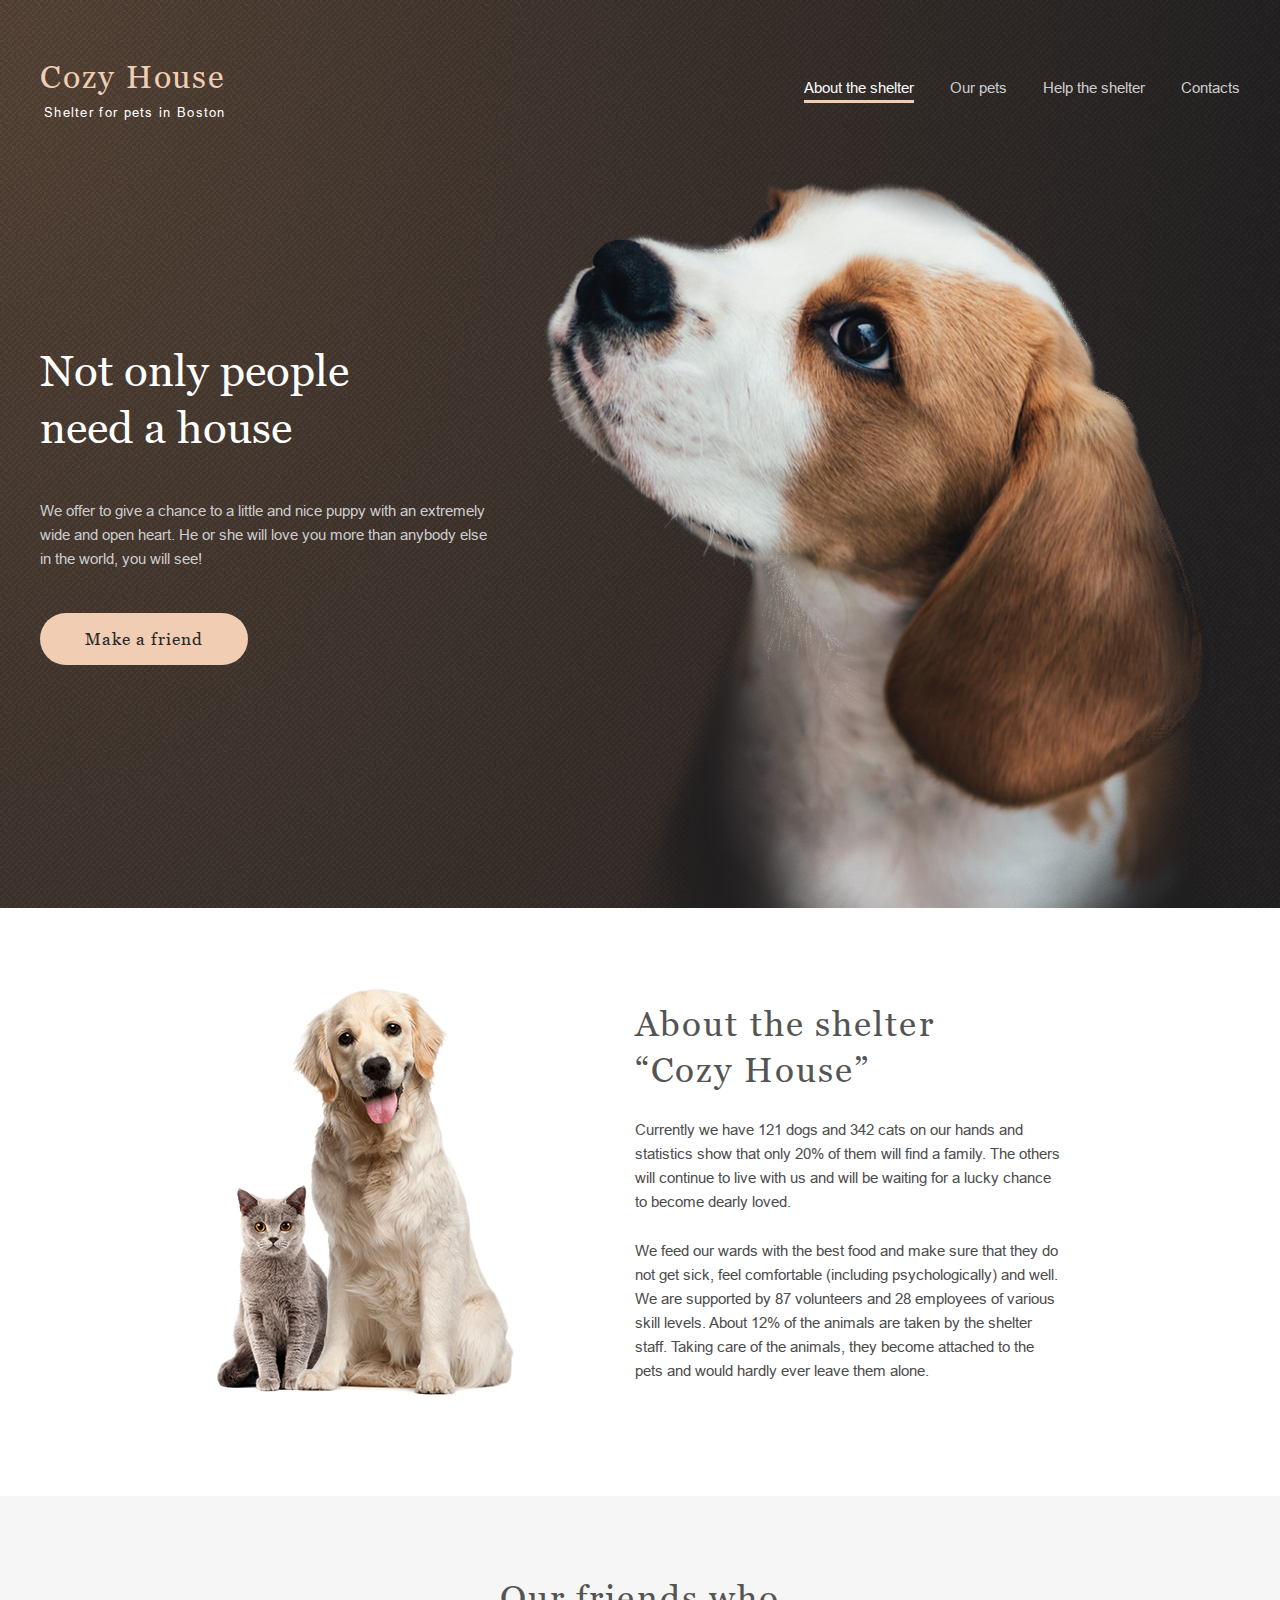
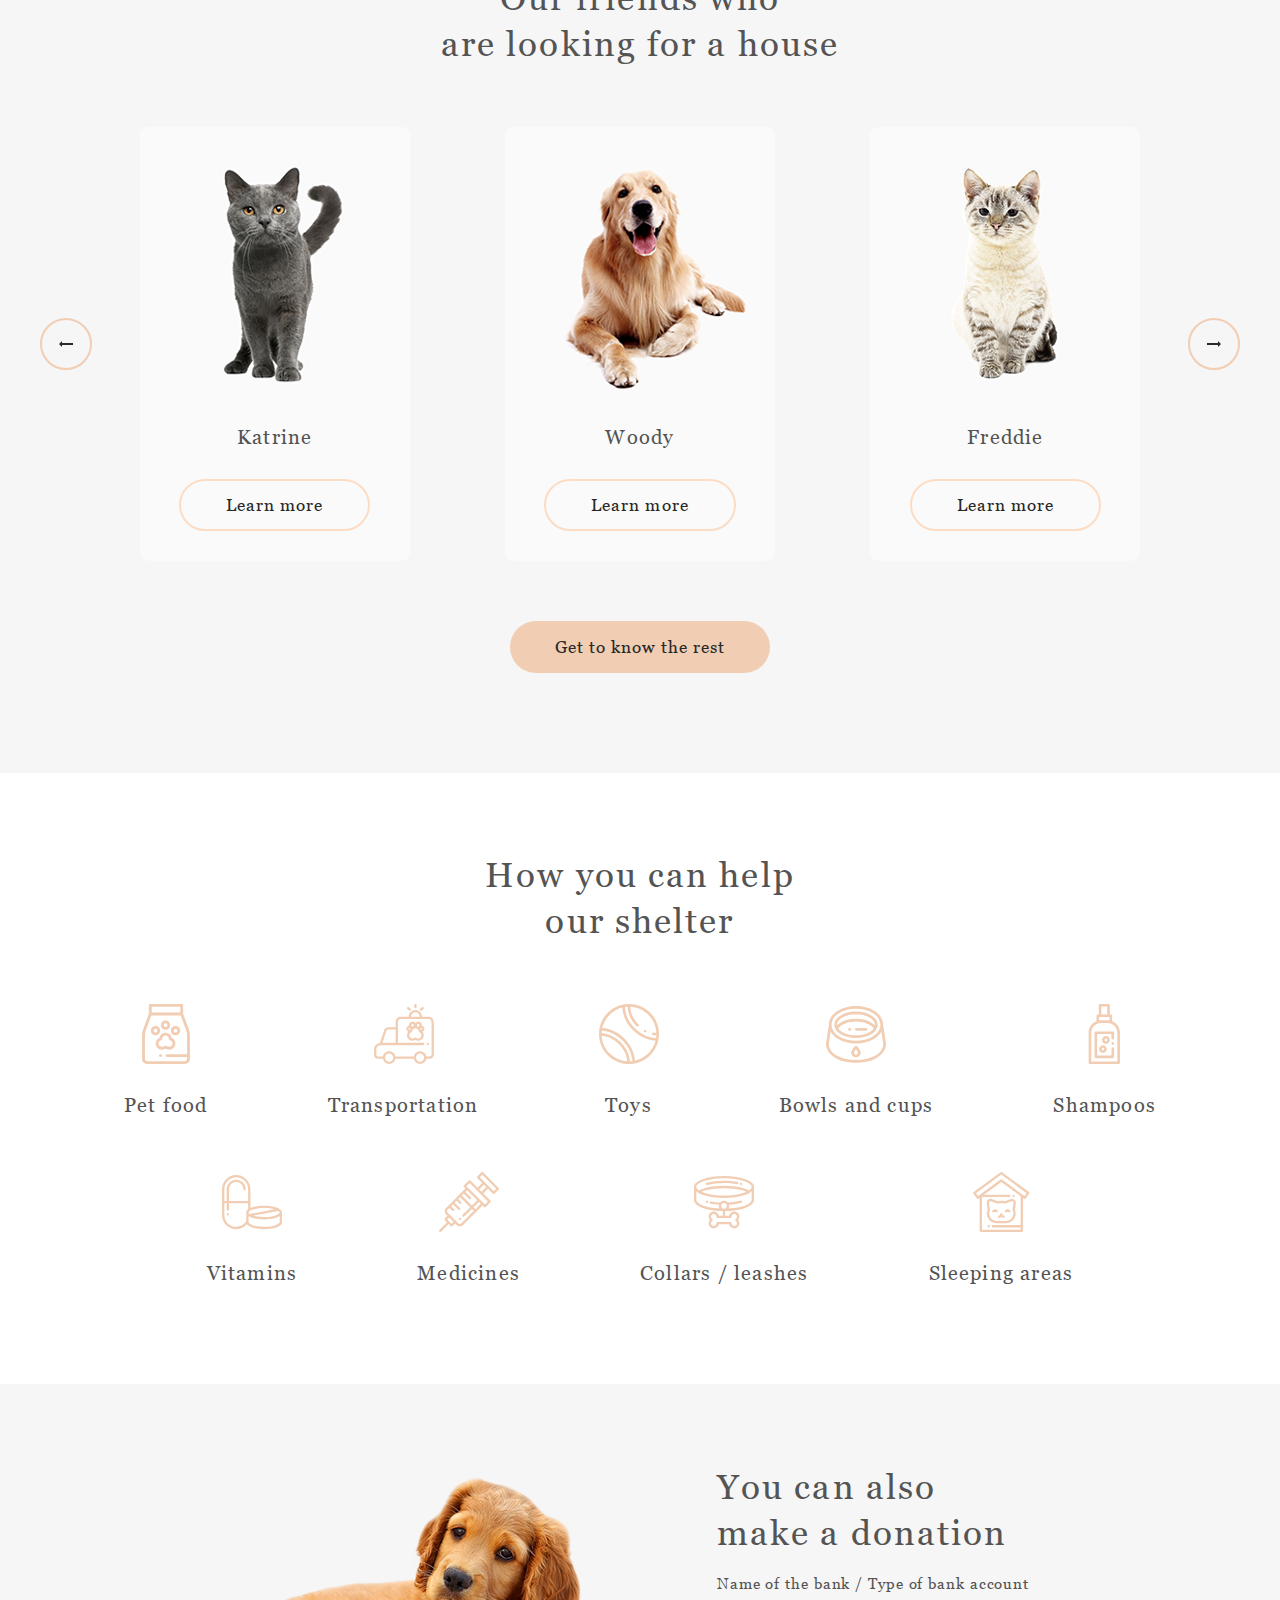
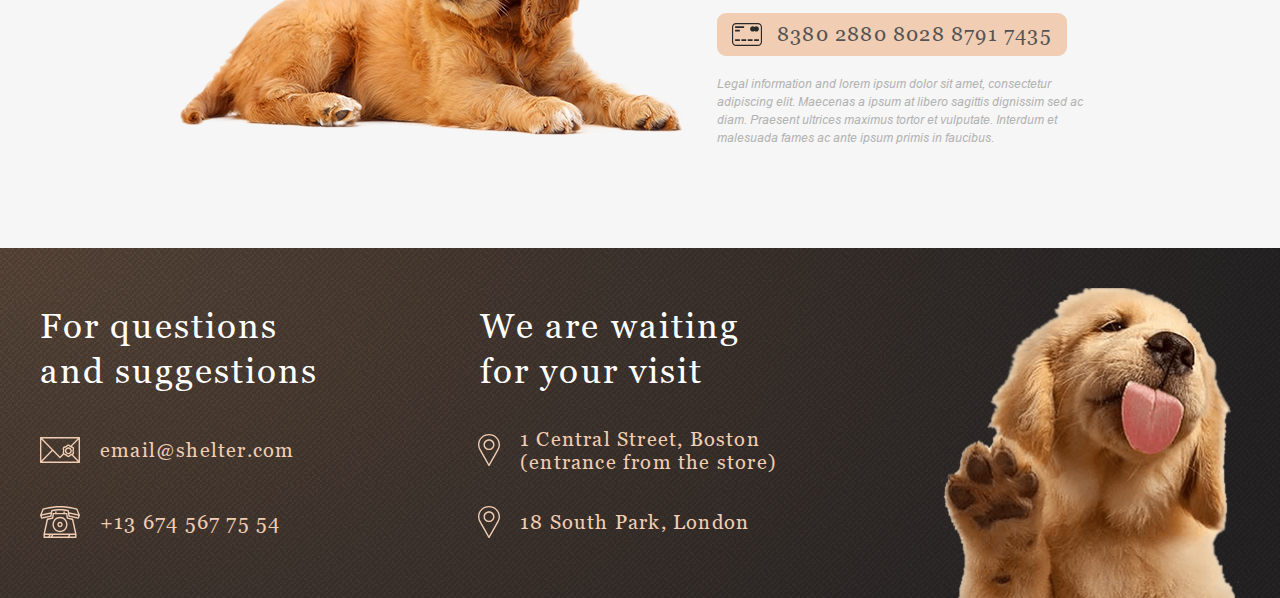
<file: pages/main/index.html>
<!DOCTYPE html>
<html lang="en">
  <head>
    <meta charset="UTF-8" />
    <meta http-equiv="X-UA-Compatible" content="IE=edge" />
    <meta name="viewport" content="width=device-width, initial-scale=1.0" />
    <title>Shelter Main Page</title>
    <link rel="stylesheet" href="../../assets/fonts/arial/stylesheet.css" />
    <link rel="stylesheet" href="../../assets/fonts/georgia/stylesheet.css" />
    <link rel="stylesheet" href="../../assets/styles/normalize.css" />
    <link rel="stylesheet" href="style.css" />
    <script type="module" defer src="../../assets/scripts/script.js"></script>
  </head>
  <body>
    <header class="header">
      <div class="wrapper">
        <div class="header__block">
          <div class="header__logo">
            <a href="../../pages/main/index.html" class="logo-link">
              <h1 class="h1">Cozy House</h1>
              <p class="logo-subtitle">Shelter for pets in Boston</p>
            </a>
          </div>
          <nav class="header__navigation navigation">
            <input id="menu-toggle" type="checkbox" />
            <label class="menu-button-container" for="menu-toggle">
              <div class="menu-button"></div>
            </label>
            <div class="navigation__mobile">
              <ul class="navigation-ul">
                <li class="navigation__item active">
                  <a href="../main/index.html">About the shelter</a>
                </li>
                <li class="navigation__item">
                  <a href="../pets/index.html">Our pets</a>
                </li>
                <li class="navigation__item">
                  <a href="#help-shelter">Help the shelter</a>
                </li>
                <li class="navigation__item"><a href="#contacts">Contacts</a></li>
              </ul>
            </div>
          </nav>
        </div>
      </div>
    </header>
    <main class="main">
      <section class="section-not-only">
        <div class="wrapper">
          <div class="section-not-only__block">
            <div class="section-not-only__text-part">
              <div class="section-not-only__title">
                <h2 class="h2">Not only people need a house</h2>
              </div>
              <div class="section-not-only__paragraph">
                <p class="paragraph-l">
                  We offer to give a chance to a little and nice puppy with an
                  extremely wide and open heart. He or she will love you more
                  than anybody else in the world, you will see!
                </p>
              </div>
              <div class="section-not-only__button">
                <a class="button button-primary" href="#our-friends"
                  >Make a friend</a
                >
              </div>
            </div>
            <div class="section-not-only__image-part">
              <img
                src="../../assets/images/start-screen-puppy.png"
                alt="Not only people need a house"
              />
            </div>
          </div>
        </div>
      </section>
      <section class="section-about">
        <div class="wrapper">
          <div class="section-about__block">
            <div class="section-about__image-part">
              <img
                src="../../assets/images/about-pets.png"
                alt="About the shelter Cozy House"
              />
            </div>
            <div class="section-about__text-part">
              <h3 class="h3">About the shelter “Cozy House”</h3>
              <p class="paragraph-l">
                Currently we have 121 dogs and 342 cats on our hands and
                statistics show that only 20% of them will find a family. The
                others will continue to live with us and will be waiting for a
                lucky chance to become dearly loved.
              </p>
              <p class="paragraph-l">
                We feed our wards with the best food and make sure that they do
                not get sick, feel comfortable (including psychologically) and
                well. We are supported by 87 volunteers and 28 employees of
                various skill levels. About 12% of the animals are taken by the
                shelter staff. Taking care of the animals, they become attached
                to the pets and would hardly ever leave them alone.
              </p>
            </div>
          </div>
        </div>
      </section>
      <section class="section-our-friends" id="our-friends">
        <div class="wrapper">
          <div class="section-our-friends__block">
            <div class="section-our-friends__title text-align-center">
              <h3 class="h3">Our friends who <br />are looking for a house</h3>
            </div>
            <div class="section-our-friends__slider">
              <button
                type="button"
                class="button-circle button-arrow button-arrow_back"
              ></button>
              <div class="section-our-friends__slides">
               
              </div>
              <button
                type="button"
                class="button-circle button-arrow button-arrow_next"
              ></button>
            </div>
            <div class="section-our-friends__button text-align-center">
              <a class="button button-primary" href="../pets/index.html"
                >Get to know the rest</a
              >
            </div>
          </div>
        </div>
      </section>
      <section class="section-help" id="help-shelter">
        <div class="wrapper">
          <div class="section-help__block">
            <div class="section-help__title">
              <h3 class="h3 text-align-center">
                How you can help <br />our shelter
              </h3>
            </div>
            <div class="section-help__list help-list">
              <div class="help-list__element">
                <img
                  class="help-list__image"
                  src="../../assets/icons/icon-pet-food.svg"
                  alt="Pet food"
                />
                <h4 class="h4 help-list__text">Pet food</h4>
              </div>
              <div class="help-list__element">
                <img
                  class="help-list__image"
                  src="../../assets/icons/icon-transportation.svg"
                  alt="Transportation"
                />
                <h4 class="h4 help-list__text">Transportation</h4>
              </div>
              <div class="help-list__element">
                <img
                  class="help-list__image"
                  src="../../assets/icons/icon-toys.svg"
                  alt="Toys"
                />
                <h4 class="h4 help-list__text">Toys</h4>
              </div>
              <div class="help-list__element">
                <img
                  class="help-list__image"
                  src="../../assets/icons/icon-bowls-and-cups.svg"
                  alt="Bowls and cups"
                />
                <h4 class="h4 help-list__text">Bowls and cups</h4>
              </div>
              <div class="help-list__element">
                <img
                  class="help-list__image"
                  src="../../assets/icons/icon-shampoos.svg"
                  alt="Shampoos"
                />
                <h4 class="h4 help-list__text">Shampoos</h4>
              </div>
              <div class="help-list__element">
                <img
                  class="help-list__image"
                  src="../../assets/icons/icon-vitamins.svg"
                  alt="Vitamins"
                />
                <h4 class="h4 help-list__text">Vitamins</h4>
              </div>
              <div class="help-list__element">
                <img
                  class="help-list__image"
                  src="../../assets/icons/icon-medicines.svg"
                  alt="Medicines"
                />
                <h4 class="h4 help-list__text">Medicines</h4>
              </div>
              <div class="help-list__element">
                <img
                  class="help-list__image"
                  src="../../assets/icons/icon-collars-leashes.svg"
                  alt="Collars / leashes"
                />
                <h4 class="h4 help-list__text">Collars / leashes</h4>
              </div>
              <div class="help-list__element">
                <img
                  class="help-list__image"
                  src="../../assets/icons/icon-sleeping-area.svg"
                  alt="Sleeping areas"
                />
                <h4 class="h4 help-list__text">Sleeping areas</h4>
              </div>
            </div>
          </div>
        </div>
      </section>
      <section class="section-donation">
        <div class="wrapper">
          <div class="section-donation__block">
            <div class="section-donation__image-part">
              <img
                class="section-donation__image"
                src="../../assets/images/donation-dog.png"
                alt="donation-dog"
              />
            </div>
            <div class="section-donation__text-part">
              <h3 class="h3 section-donation__title">
                You can also <br />make a donation
              </h3>
              <h5 class="h5 section-donation__subtitle">
                Name of the bank / Type of bank account
              </h5>
              <a class="section-donation__card-link credit-card" href="#">
                <img
                  class="credit-card__image"
                  src="../../assets/icons/credit-card.svg"
                  alt="Credit card"
                />
                <h4 class="h4 credit-card__title">8380 2880 8028 8791 7435</h4>
              </a>
              <p class="paragraph-s">
                Legal information and lorem ipsum dolor sit amet, consectetur
                adipiscing elit. Maecenas a ipsum at libero sagittis dignissim
                sed ac diam. Praesent ultrices maximus tortor et vulputate.
                Interdum et malesuada fames ac ante ipsum primis in faucibus.
              </p>
            </div>
          </div>
        </div>
      </section>
    </main>
    <footer class="footer" id="contacts">
      <div class="wrapper">
        <div class="footer__block">
          <div class="footer__widget">
            <h3 class="h3 footer__h3">For questions and suggestions</h3>
            <ul class="footer__list">
              <li class="footer__item">
                <a
                  class="h4 footer__link link-mail"
                  href="mailto:email@shelter.com"
                  >email@shelter.com</a
                >
              </li>
              <li class="footer__item">
                <a class="h4 footer__link link-phone" href="tel:+136745677554"
                  >+13 674 567 75 54</a
                >
              </li>
            </ul>
          </div>
          <div class="footer__widget footer__widget-second">
            <h3 class="h3 footer__h3">We are waiting for your visit</h3>
            <ul class="footer__list">
              <li class="footer__item">
                <a
                  class="h4 footer__link link-location"
                  href="https://www.google.com/maps/search/1+Central+Street,+Boston+(entrance+from+the+store)/@42.3145186,-71.1103678,11z"
                  target="_blank"
                  >1 Central Street, Boston (entrance from the store)</a
                >
              </li>
              <li class="footer__item">
                <a
                  class="h4 footer__link link-location"
                  href="https://www.google.com/maps/search/18+South+Park,+London/@51.4614345,-0.2479026,11z/data=!3m1!4b1"
                  target="_blank"
                  >18 South Park, London</a
                >
              </li>
            </ul>
          </div>
          <div class="footer__widget">
            <div class="footer__image">
              <img
                src="../../assets/images/footer-puppy.png"
                alt="footer puppy"
              />
            </div>
          </div>
        </div>
      </div>
    </footer>
  </body>
</html>
</file>
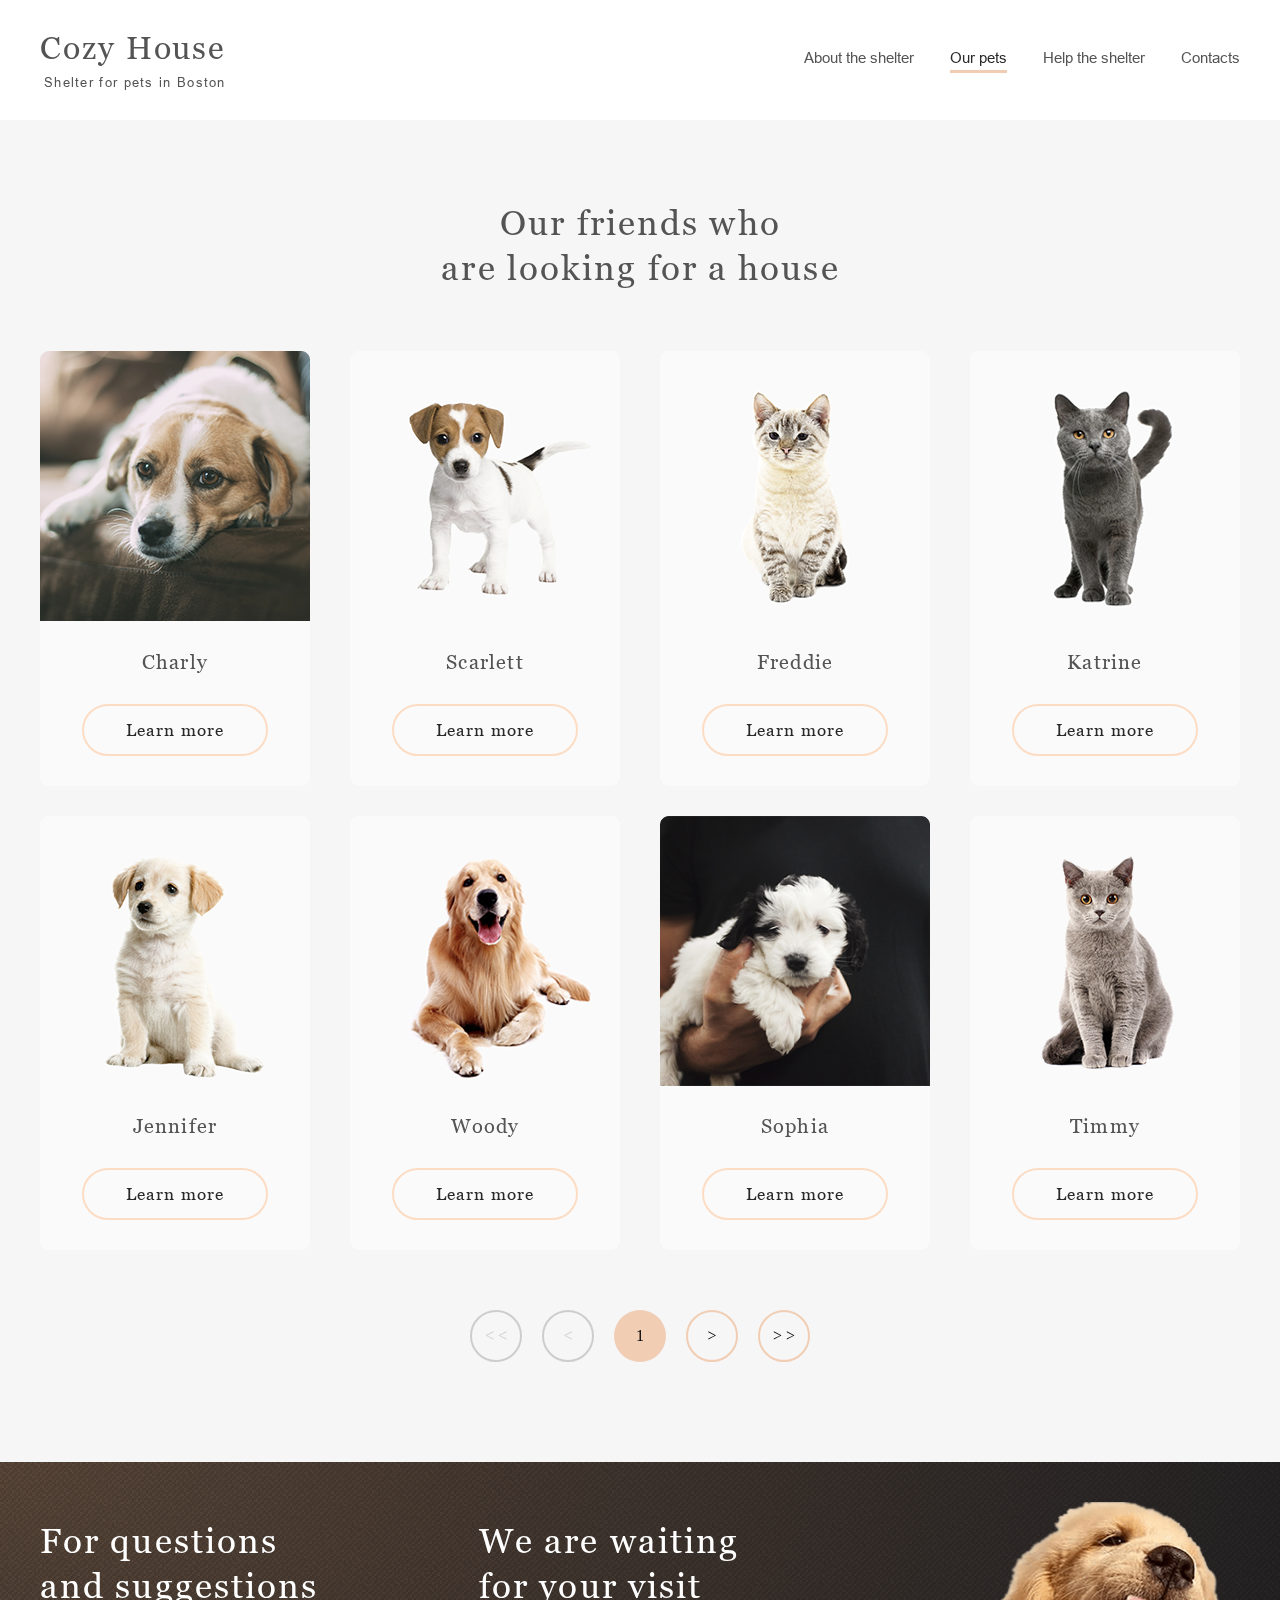
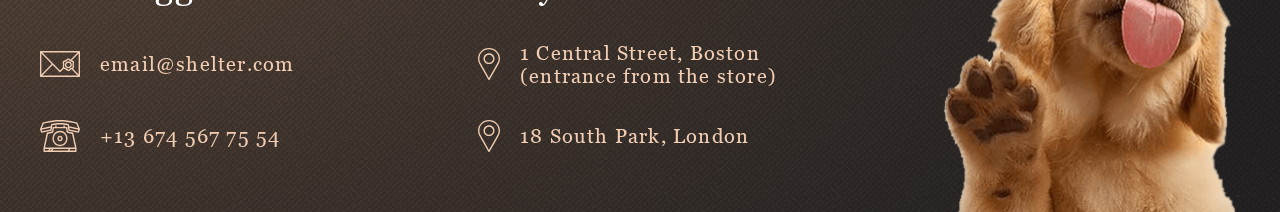
<file: pages/pets/index.html>
<!DOCTYPE html>
<html lang="en">
  <head>
    <meta charset="UTF-8" />
    <meta http-equiv="X-UA-Compatible" content="IE=edge" />
    <meta name="viewport" content="width=device-width, initial-scale=1.0" />
    <title>Shelter Our pets page</title>
    <link rel="stylesheet" href="../../assets/fonts/arial/stylesheet.css" />
    <link rel="stylesheet" href="../../assets/fonts/georgia/stylesheet.css" />
    <link rel="stylesheet" href="../../assets/styles/normalize.css" />
    <link rel="stylesheet" href="style.css" />
    <script type="module" defer src="../../assets/scripts/script.js"></script>
  </head>
  <body>
    <header class="header">
      <div class="wrapper">
        <div class="header__block">
          <div class="header__logo">
            <a href="../../pages/main/index.html" class="logo-link">
              <h1 class="h1">Cozy House</h1>
              <p class="logo-subtitle">Shelter for pets in Boston</p>
            </a>
          </div>
          <nav class="header__navigation navigation">
            <input id="menu-toggle" type="checkbox" />
            <label class="menu-button-container" for="menu-toggle">
              <div class="menu-button"></div>
            </label>
            <div class="navigation__mobile">
              <ul class="navigation-ul">
                <li class="navigation__item">
                  <a href="../../pages/main/index.html">About the shelter</a>
                </li>
                <li class="navigation__item active">
                  <a href="../../pages/pets/index.html">Our pets</a>
                </li>
                <li class="navigation__item">
                  <a href="../../pages/main/index.html#help-shelter"
                    >Help the shelter</a
                  >
                </li>
                <li class="navigation__item">
                  <a href="#contacts">Contacts</a>
                </li>
              </ul>
            </div>
          </nav>
        </div>
      </div>
    </header>
    <main class="main">
      <section class="section-our-friends">
        <div class="wrapper">
          <div class="section-our-friends__block">
            <div class="section-our-friends__title text-align-center">
              <h3 class="h3">Our friends who <br />are looking for a house</h3>
            </div>
            <div
              class="section-our-friends__slides"
              id="pets-pagination-block"
            ></div>
            <div
              class="
                section-our-friends__slides-pagination
                slides-pagination
                text-align-center
              "
            >
              <button
                type="button"
                class="
                  button-circle button-arrow
                  slides-pagination__double-back
                "
                
              >
                &lt; &lt;
              </button>
              <button
                type="button"
                class="button-circle button-arrow slides-pagination__back"
                
              >
                &lt;
              </button>
              <div class="button-circle pagination-number">1</div>
              <button
                type="button"
                class="button-circle button-arrow slides-pagination__next"
              >
                &gt;
              </button>
              <button
                type="button"
                class="
                  button-circle button-arrow
                  slides-pagination__double-next
                "
              >
                &gt; &gt;
              </button>
            </div>
          </div>
        </div>
      </section>
    </main>
    <footer class="footer" id="contacts">
      <div class="wrapper">
        <div class="footer__block">
          <div class="footer__widget">
            <h3 class="h3 footer__h3">For questions and suggestions</h3>
            <ul class="footer__list">
              <li class="footer__item">
                <a
                  class="h4 footer__link link-mail"
                  href="mailto:email@shelter.com"
                  >email@shelter.com</a
                >
              </li>
              <li class="footer__item">
                <a class="h4 footer__link link-phone" href="tel:+136745677554"
                  >+13 674 567 75 54</a
                >
              </li>
            </ul>
          </div>
          <div class="footer__widget footer__widget-second">
            <h3 class="h3 footer__h3">We are waiting for your visit</h3>
            <ul class="footer__list">
              <li class="footer__item">
                <a
                  class="h4 footer__link link-location"
                  href="https://www.google.com/maps/search/1+Central+Street,+Boston+(entrance+from+the+store)/@42.3145186,-71.1103678,11z"
                  target="_blank"
                  >1 Central Street, Boston (entrance from the store)</a
                >
              </li>
              <li class="footer__item">
                <a
                  class="h4 footer__link link-location"
                  href="https://www.google.com/maps/search/18+South+Park,+London/@51.4614345,-0.2479026,11z/data=!3m1!4b1"
                  target="_blank"
                  >18 South Park, London</a
                >
              </li>
            </ul>
          </div>
          <div class="footer__widget">
            <div class="footer__image">
              <img
                src="../../assets/images/footer-puppy.png"
                alt="footer puppy"
              />
            </div>
          </div>
        </div>
      </div>
    </footer>
  </body>
</html>
</file>
<file: assets/fonts/arial/stylesheet.css>
@font-face {
    font-family: 'Arial';
    src: url('Arial-Black.woff2') format('woff2'),
        url('Arial-Black.woff') format('woff');
    font-weight: 900;
    font-style: normal;
    font-display: swap;
}

@font-face {
    font-family: 'Arial';
    src: url('Arial-BoldItalicMT.woff2') format('woff2'),
        url('Arial-BoldItalicMT.woff') format('woff');
    font-weight: bold;
    font-style: italic;
    font-display: swap;
}

@font-face {
    font-family: 'Arial';
    src: url('Arial-ItalicMT.woff2') format('woff2'),
        url('Arial-ItalicMT.woff') format('woff');
    font-weight: normal;
    font-style: italic;
    font-display: swap;
}

@font-face {
    font-family: 'Arial';
    src: url('Arial-BoldMT.woff2') format('woff2'),
        url('Arial-BoldMT.woff') format('woff');
    font-weight: bold;
    font-style: normal;
    font-display: swap;
}

@font-face {
    font-family: 'Arial Narrow';
    src: url('ArialNarrow.woff2') format('woff2'),
        url('ArialNarrow.woff') format('woff');
    font-weight: normal;
    font-style: normal;
    font-display: swap;
}

@font-face {
    font-family: 'Arial Narrow';
    src: url('ArialNarrow-Bold.woff2') format('woff2'),
        url('ArialNarrow-Bold.woff') format('woff');
    font-weight: bold;
    font-style: normal;
    font-display: swap;
}

@font-face {
    font-family: 'Arial Narrow';
    src: url('ArialNarrow-BoldItalic.woff2') format('woff2'),
        url('ArialNarrow-BoldItalic.woff') format('woff');
    font-weight: bold;
    font-style: italic;
    font-display: swap;
}

@font-face {
    font-family: 'Arial Narrow';
    src: url('ArialNarrow-Italic.woff2') format('woff2'),
        url('ArialNarrow-Italic.woff') format('woff');
    font-weight: normal;
    font-style: italic;
    font-display: swap;
}

@font-face {
    font-family: 'Arial';
    src: url('ArialMT.woff2') format('woff2'),
        url('ArialMT.woff') format('woff');
    font-weight: normal;
    font-style: normal;
    font-display: swap;
}
</file>
<file: assets/fonts/georgia/stylesheet.css>
@font-face {
    font-family: 'Georgia';
    src: url('Georgia-BoldItalic.woff2') format('woff2'),
        url('Georgia-BoldItalic.woff') format('woff');
    font-weight: bold;
    font-style: italic;
    font-display: swap;
}

@font-face {
    font-family: 'Georgia';
    src: url('Georgia-Bold.woff2') format('woff2'),
        url('Georgia-Bold.woff') format('woff');
    font-weight: bold;
    font-style: normal;
    font-display: swap;
}

@font-face {
    font-family: 'Georgia';
    src: url('Georgia-Italic.woff2') format('woff2'),
        url('Georgia-Italic.woff') format('woff');
    font-weight: normal;
    font-style: italic;
    font-display: swap;
}

@font-face {
    font-family: 'Georgia';
    src: url('Georgia.woff2') format('woff2'),
        url('Georgia.woff') format('woff');
    font-weight: normal;
    font-style: normal;
    font-display: swap;
}
</file>
<file: pages/main/style.css>
:root {
    --color-light-xl: #FFFFFF;
    --color-light-l: #F6F6F6;
    --color-light-s: #FAFAFA;
    --color-dark-s: #CDCDCD;
    --color-dark-m: #B2B2B2;
    --color-dark-l: #545454;
    --color-dark-xl: #4C4C4C;
    --color-dark-2xl: #444444;
    --color-dark-3xl: #292929;
    --color-primary: #F1CDB3;
    --color-primary-light: #FDDCC4;
}

html {
    scroll-behavior: smooth;
}

h1,
h2,
h3,
h4,
h5,
h6 {
    margin: 0;
}

p {
    margin: 0;
}

ul {
    list-style-type: none;
}

a {
    text-decoration: none;
}

.h1 {
    font-family: 'Georgia', sans-serif;
    font-size: 32px;
    font-weight: 400;
    line-height: 35px;
    letter-spacing: 0.06em;
    text-align: left;
    margin-bottom: 10px;
    color: var(--color-primary);
}

.h2 {
    font-family: 'Georgia', sans-serif;
    font-weight: 400;
    font-size: 44px;
    line-height: 130%;
    color: var(--color-dark-l);
}

.h3 {
    font-family: 'Georgia', sans-serif;
    font-weight: 400;
    font-size: 35px;
    line-height: 130%;
    letter-spacing: 0.06em;
    color: var(--color-dark-l);
}

.h4 {
    font-family: 'Georgia', sans-serif;
    font-size: 20px;
    font-weight: 400;
    line-height: 23px;
    letter-spacing: 0.06em;
    text-align: left;
    color: var(--color-dark-l);
}

.h5 {
    font-family: 'Georgia', sans-serif;
    font-weight: 400;
    font-size: 15px;
    line-height: 110%;
    letter-spacing: 0.06em;
    color: var(--color-dark-l);
}

.paragraph-l {
    font-family: 'Arial', sans-serif;
    font-weight: 400;
    font-size: 15px;
    line-height: 160%;
    color: var(--color-dark-xl);
}

.paragraph-s {
    font-family: 'Arial', sans-serif;
    font-style: italic;
    font-weight: 400;
    font-size: 12px;
    line-height: 150%;
    color: var(--color-dark-m);
}

.button {
    display: inline-block;
    box-sizing: border-box;
    padding: 15px 45px;
    font-family: 'Georgia', sans-serif;
    font-size: 17px;
    font-weight: 400;
    line-height: 22px;
    letter-spacing: 0.06em;
    text-align: center;
    border-radius: 100px;
    color: var(--color-dark-3xl);
}

.button-primary {
    background-color: var(--color-primary);
}

.button-primary:hover {
    cursor: pointer;
    background-color: var(--color-primary-light);
}

.button-secondary {
    padding: 13px 45px;
    background-color: transparent;
    border: 2px solid var(--color-primary-light);
}

.button-secondary:hover {
    cursor: pointer;
    border: 2px solid var(--color-primary-light);
    background-color: var(--color-primary-light);
}

.button-circle {
    display: flex;
    align-items: center;
    justify-content: center;
    min-width: 52px;
    min-height: 52px;
    width: 52px;
    height: 52px;
    border-radius: 100px;
}

.button-arrow {
    background-color: transparent;
    border: 2px solid var(--color-primary);
}

.button-arrow:hover {
    cursor: pointer;
    background-color: var(--color-primary);
}

.button-arrow_back {
    background-image: url('../../assets/icons/arrow.svg');
    background-repeat: no-repeat;
    background-position: center;
}

.button-arrow_next {
    background-image: url('../../assets/icons/arrow.svg');
    background-repeat: no-repeat;
    background-position: center;
    transform: rotate(180deg);
}

.text-align-center {
    text-align: center;
    margin: 0 auto;
}

.wrapper {
    max-width: 1200px;
    margin: 0 auto;
    padding: 0 40px;
}

.header {
    position: absolute;
    width: 100%;
}

.header__block {
    display: flex;
    justify-content: space-between;
    padding-top: 60px;

}

.header__logo {
    z-index: 100;
}

.navigation__mobile .header__logo {
    position: absolute;
    right: 124px;
}

.logo-subtitle {
    font-family: Arial;
    font-size: 13px;
    font-weight: 400;
    line-height: 15px;
    letter-spacing: 0.1em;
    text-align: left;
    padding-left: 4px;
    color: var(--color-light-xl);
}

.navigation ul {
    display: flex;
}

.navigation__item {
    margin-left: 36px;
}

.navigation__item a {
    font-family: 'Arial', sans-serif;
    font-size: 15px;
    font-weight: 400;
    line-height: 24px;
    letter-spacing: 0px;
    text-align: left;
    color: var(--color-dark-s);
}

.navigation__item:hover a {
    cursor: pointer;
    color: var(--color-light-s);
}

.navigation__item.active a {
    display: inline-block;
    color: var(--color-light-s);
    border-bottom: 3px solid var(--color-primary);
}

.navigation__item.active:hover a {
    cursor: default;
}

.section-not-only {
    background: url('../../assets/images/noise_transparent@2x.png'), radial-gradient(100% 215.42% at 0% 0%, #5B483A 0%, #262425 100%), #211F20;
}

.section-not-only__block {
    display: flex;
    justify-content: space-between;
    padding-top: 180px;
}

.section-not-only__text-part {
    max-width: 460px;
    padding-top: 163px;
}

.section-not-only__title {
    max-width: 310px;
    padding-bottom: 42px;
}

.section-not-only__title .h2 {
    color: var(--color-light-xl);
}

.section-not-only__paragraph {
    padding-bottom: 42px;
}

.section-not-only__paragraph .paragraph-l {
    color: var(--color-dark-s);
}

.section-not-only__image-part {
    line-height: 0;
}

.section-about__block {
    display: flex;
    /* justify-content: space-between; */
    padding: 80px 0 88px;
}

.section-about__image-part {
    padding-left: 175px;
}

.section-about__text-part {
    max-width: 430px;
    padding-left: 120px;
}

.section-about__text-part h3 {
    max-width: 380px;
    padding-top: 14px;
    padding-bottom: 25px;
}

.section-about__text-part .paragraph-l {
    padding-bottom: 25px;
}

.section-our-friends {
    background-color: var(--color-light-l);
}

.section-our-friends__block {
    padding: 80px 0 100px;
}

.section-our-friends__title {
    max-width: 400px;
    padding-bottom: 60px;
}

.section-our-friends__slider {
    display: flex;
    flex-direction: row;
    justify-content: space-between;
    align-items: center;
    padding-bottom: 60px;
}

.section-our-friends__slides {
    width: 100%;
    display: flex;
    flex-direction: row;
    justify-content: space-around;
}

.slide-element {
    border-radius: 9px;
    background-color: var(--color-light-s);
}

.slide-element:hover {
    cursor: pointer;
    background-color: var(--color-light-xl);
}

.slide-element__image {
    padding-bottom: 25px;
}

.slide-element__title {
    padding-bottom: 30px;
}

.slide-element .button {
    display: flex;
    margin-bottom: 30px;
}

.slide-element:hover .button-animal {
    background-color: var(--color-primary-light);
}

.section-our-friends__slide-element {
    /* display: none; */
    position: fixed;
    opacity: 0;
    left: 100px;
    transition: left .5s;
    z-index: -1;
}


.section-our-friends__slide-element.active {
    /* display: block; */
    position: relative;
    opacity: 1;
    left: 0;
    z-index: auto;
}


.modal-window {
    display: none;
}

.modal-window.active {
    position: fixed;
    display: flex;
    width: 900px;
    height: 500px;
    top: calc(50% - 250px);
    left: calc(50% - 450px);
    margin: 0 auto;
    border-radius: 9px;
    background-color: var(--color-light-s);
    box-shadow: 0px 2px 35px 14px rgba(13, 13, 13, 0.04);
    z-index: 100;
}

.modal-window__close {
    position: absolute;
    top: -52px;
    right: -52px;
    background-image: url(../../assets/icons/icon-close.svg);
    background-repeat: no-repeat;
    background-position: center;
}

.modal-window__close.active {
    background-color: var(--color-primary);
}

.modal-window__block {
    display: flex;
    cursor: auto;
}

.modal-window__image {
    border-top-left-radius: 9px;
    border-bottom-left-radius: 9px;
}

.modal-window__description {
    padding: 50px 20px 88px 29px;
}

.modal-window__title {
    padding-bottom: 10px;
}

.modal-window__type-block {
    display: flex;
    flex-direction: row;
    padding-bottom: 40px;
}

.modal-window__description-text {
    padding-bottom: 40px;
}

.modal-window__list {
    margin: 0;
    padding: 0 0 0 5px;
}

.modal-window__list-item {
    position: relative;
    padding: 0 0 10px 10px;
}

.modal-window__list-item::before {
    content: '';
    position: absolute;
    top: 5px;
    left: -5px;
    width: 4px;
    height: 4px;
    border-radius: 10px;
    background-color: var(--color-primary);
}

.modal-window__list-item span {
    font-weight: 700;
}

.section-help__block {
    padding-top: 80px;
    padding-bottom: 44px;
}

.section-help__title {
    padding-bottom: 60px;
}

.help-list {
    display: flex;
    flex-wrap: wrap;
    justify-content: center;
}

.help-list__element {
    display: flex;
    flex-direction: column;
    justify-content: center;
    object-fit: none;
    padding: 0 60px 55px;
}

.help-list__image {
    width: fit-content;
    margin: 0 auto;
    padding-bottom: 30px;
}

.help-list__text {
    text-align: center;
}

.section-donation {
    padding-top: 80px;
    padding-bottom: 101px;
    background-color: var(--color-light-l);
}

.section-donation__block {
    display: flex;
}

.section-donation__image-part {
    padding-left: 140px;
    padding-top: 12px;
}

.section-donation__text-part {
    padding-left: 32px;

}

.section-donation__title {
    padding-top: 1px;
    padding-bottom: 20px;
}

.section-donation__subtitle {
    padding-bottom: 20px;
}

.credit-card {
    display: flex;
    justify-content: space-between;
    width: fit-content;
    padding: 10px 15px;
    border-radius: 9px;
    background-color: var(--color-primary);
}

.credit-card:hover {
    cursor: pointer;
    background-color: var(--color-primary-light);
}

.credit-card__image {
    padding-right: 15px;
}

.section-donation__card-link {
    margin-bottom: 19px;
}

.section-donation__text-part .paragraph-s {
    max-width: 380px;
}

.footer {
    background: url('../../assets/images/noise_transparent@2x.png'), radial-gradient(100% 215.42% at 0% 0%, #5B483A 0%, #262425 100%), #211F20;
}

.footer__block {
    display: flex;
    justify-content: space-between;
    padding-top: 40px;
    line-height: 0;
}

.footer__widget {
    max-width: 300px;
}

.footer__widget-second {
    margin-left: -20px;
}

.footer__h3 {
    padding-top: 16px;
    padding-bottom: 28px;
    color: var(--color-light-xl);
}

.footer__list {
    display: flex;
    flex-direction: column;
    margin-top: 5px;
}

.footer__item {
    padding-bottom: 37px;
}

.footer__link {
    position: relative;
    color: var(--color-primary);
}

.footer__link:hover {
    cursor: pointer;
    color: var(--color-primary-light);
}

.link-mail {
    display: block;
    padding-top: 11px;
    padding-left: 20px;

}

.link-mail::before {
    content: url('../../assets/icons/icon-email.svg');
    position: absolute;
    left: -40px;
    top: 6px;
}

.link-phone {
    display: block;
    padding-left: 20px;
    margin-top: 12px;
}

.link-phone::before {
    content: url('../../assets/icons/icon-phone.svg');
    position: absolute;
    left: -40px;
    top: -5px;
}

.link-location::before {
    content: url('../../assets/icons/icon-marker.svg');
    position: absolute;
    left: -42px;
    top: 6px;
}

.footer__item:nth-child(2) .link-location:before {
    top: -5px;
}

@media (max-width: 1279.98px) {
    .wrapper {
        padding: 0 30px;
    }

    .header__block {
        padding-top: 30px;
    }

    .section-not-only__block {
        flex-direction: column;
        align-items: center;
        padding-top: 0;
    }

    .section-not-only__text-part {
        padding-top: 151px;
    }

    .section-not-only__button {
        text-align: center;
    }

    .section-not-only__image-part {
        align-self: flex-end;
    }

    .section-not-only__image-part img {
        padding-top: 100px;
        max-width: 569px;
    }

    .section-about__block {
        flex-direction: column;
        padding: 65px 0 88px;
        align-items: center;
    }

    .section-about__image-part {
        order: 2;
        padding-left: 0;
        padding-top: 54px;
    }

    .section-about__text-part {
        order: 1;
        padding-left: 0;
    }

    .section-our-friends__block {
        padding-top: 87px;
    }

    .section-our-friends__slides {
        gap: 15px;
    }

    /* .section-our-friends__slide-element.active:nth-child(n + 3) {
        display: block;
    } */
    .section-our-friends__slide-element.active:nth-of-type(3n) {
        display: block;
    }

    .modal-window.active {
        width: 630px;
        height: 350px;
        top: calc(50% - 175px);
        left: calc(50% - 315px);
    }

    .modal-window__description {
        padding: 10px 9px 37px 11px;
    }

    .modal-window__type-block,
    .modal-window__description-text {
        padding-bottom: 20px;
    }

    .modal-window__description-text {
        font-size: 13px;
        color: #000000;
    }

    .modal-window__list-item {
        color: #000000;
    }

    .section-help__block {
        padding-top: 79px;
        padding-bottom: 98px;
    }

    .help-list {
        gap: 55px 60px;
    }

    .help-list__element {
        padding: 0;
        min-width: 170px;
    }

    .section-donation {
        padding-top: 82px;
        padding-bottom: 97px;
    }

    .section-donation__title {
        padding-top: 0;
    }

    .section-donation__block {
        flex-direction: column;
        align-items: center;
    }

    .section-donation__image-part {
        padding-top: 60px;
        padding-left: 0;
        order: 2;
    }

    .section-donation__text-part {
        padding-left: 0;
        order: 1;
    }

    .footer__block {
        flex-wrap: wrap;
        justify-content: center;
        gap: 15px 60px;
        padding-top: 13px;
    }
}

@media (max-width: 767.98px) {
    .wrapper {
        padding: 0 10px;
    }

    img {
        max-width: 100% !important;
    }

    .h2,
    .h3 {
        font-family: 'Georgia', sans-serif;
        font-size: 25px;
        font-weight: 400;
        line-height: 32px;
        letter-spacing: 0.06em;
        text-align: center;
    }

    .paragraph-l {
        font-family: 'Arial', sans-serif;
        font-size: 15px;
        font-weight: 400;
        line-height: 24px;
        letter-spacing: 0px;
        text-align: justify;
    }

    .section-not-only__title {
        margin: 0 auto;
    }

    .section-not-only__title .h2 {
        max-width: 200px;
        margin: 0 auto;
    }

    .section-not-only__paragraph {
        max-width: 300px;
    }

    .section-not-only__block .paragraph-l {
        text-align: center;
    }

    .section-not-only__image-part {
        margin-top: 5px;
    }

    .section-not-only__image-part img {
        max-width: 100%;
        max-height: 271px;
        padding-top: 9;
    }

    .section-about__block {
        padding: 28px 0 0;
    }

    .section-about__text-part .h3 {
        max-width: 220px;
        margin: 0 auto;
    }

    .section-about__text-part .paragraph-l {
        max-width: 270px;
        margin: 0 auto;
        padding-bottom: 22px;
    }

    .section-about__image-part {
        padding-top: 20px;
    }

    .section-about__image-part img {
        max-height: 353px;
    }

    .section-our-friends__block {
        padding: 80px 0 42px;
    }

    .section-our-friends__title {
        padding-bottom: 42px;
    }

    .section-our-friends__slider {
        flex-wrap: wrap;
        justify-content: center;
        gap: 20px 80px;
        padding-bottom: 42px;
    }

    /* .section-our-friends__slide-element.active:nth-child(n + 2) {
        display: block;
    } */

    .section-our-friends__slide-element.active:nth-of-type(2n) {
        display: block;
    }

    .button-arrow_back {
        order: 2;
    }

    .button-arrow_next {
        order: 3;
    }

    .modal-window.active {
        width: auto;
        height: auto;
        top: calc(50% - 175px);
        left: calc(50% - 130px);
    }

    .modal-window__close {
        right: -26px;
    }

    .modal-window__image {
        display: none;
    }

    .modal-window__description {
        max-width: 240px;
        padding: 10px;
    }

    .modal-window__title {
        color: #000;
    }

    .modal-window__type-block {
        justify-content: center;
    }

    .section-help__block {
        padding-top: 42px;
        padding-bottom: 44px;
    }

    .section-help__title {
        padding-bottom: 42px;
    }

    .help-list {
        gap: 30px;
    }

    .help-list__element {
        min-width: 130px;
    }

    .help-list__element:nth-last-child(1) {
        justify-self: flex-start;
        margin-right: auto;
        margin-left: 5px;
    }

    .help-list__image {
        width: 50px;
        height: 50px;
        padding-bottom: 20px;
    }

    .help-list__text.h4 {
        font-family: 'Georgia', sans-serif;
        font-size: 15px;
        font-weight: 400;
        line-height: 17px;
        letter-spacing: 0.06em;
        text-align: center;
    }

    .section-donation {
        padding-top: 40px;
        padding-bottom: 40px;
    }

    .section-donation__subtitle {
        line-height: 24px;
        letter-spacing: 0px;
        text-align: center;
    }

    .h4.credit-card__title {
        font-size: 15px;
    }

    .section-donation__card-link {
        margin: 0 auto 19px;
    }

    .section-donation__text-part .paragraph-s {
        max-width: 280px;
        text-align: justify;
    }

    .section-donation__image-part {
        padding-top: 42px;
    }

    .section-donation__image-part img {
        max-height: 135px;
    }

    /* .section-our-friends__slide-element.slide-element:nth-last-child(2) {
        display: none;
    } */

    .footer__list {
        align-items: center;
        margin-bottom: 0;
    }

    .footer__block {
        gap: 0px 60px;
        padding-top: 14px;
    }

    .footer__widget-second {
        margin-left: 0;
        max-width: 294px;
    }

    .footer__widget-second .footer__h3 {
        padding-top: 6px;
    }

    .footer__widget-second .footer__list {
        margin-top: 14px;
    }

    .footer__widget-second .footer__list .footer__item:first-child {
        padding-bottom: 42px;
    }

    .footer__widget-second .footer__list .footer__item:last-child {
        margin-left: -28px;
        padding-bottom: 45px;
    }

    .footer__image img {
        height: 269px;
    }
}

/* hamburder menu */
.menu-button-container {
    display: none;
    height: 100%;
    width: 30px;
    cursor: pointer;
    flex-direction: column;
    justify-content: center;
    align-items: center;
}

#menu-toggle {
    display: none;
}

.menu-button,
.menu-button::before,
.menu-button::after {
    display: block;
    background-color: var(--color-primary);
    position: absolute;
    height: 2px;
    width: 30px;
    transition: transform 400ms cubic-bezier(0.23, 1, 0.32, 1);
    border-radius: 2px;
}

.menu-button::before {
    content: '';
    margin-top: -10px;
}

.menu-button::after {
    content: '';
    margin-top: 10px;
}

#menu-toggle:checked+.menu-button-container .menu-button {
    transform: rotate(90deg);
}

@media (max-width: 767.98px) {

    .navigation__item a {
        font-size: 0;
    }

    .menu-button-container {
        display: flex;
        position: absolute;
        right: 53px;
        height: 58px;
        z-index: 100;
    }

    #menu-toggle~.navigation__mobile ul.navigation-ul {
        display: flex;
        position: fixed;
        opacity: 0;
        width: 0;
        height: 100vh;
        top: 0;
        margin-top: 0;
        right: 0;
        flex-direction: column;
        justify-content: center;
        align-items: center;
        transform: translateX(100%);
        transition: all .3s ease-in;
    }

    #menu-toggle~.navigation__mobile ul.navigation-ul li {
        height: 0;
        margin: 0;
        padding: 0;
        border: 0;
        transition: height 400ms cubic-bezier(0.23, 1, 0.32, 1);
    }

    #menu-toggle:checked~.navigation__mobile ul.navigation-ul {
        display: flex;
        opacity: 1;
        width: 320px;
        height: 100vh;
        padding-top: 20px;
        padding-left: 0;
        background-color: var(--color-dark-3xl);
        z-index: 10;
        transform: translateX(0);
        transition: all .3s ease-out;
    }

    #menu-toggle:checked~.navigation__mobile ul.navigation-ul .navigation__item a {
        font-size: 32px;
    }

    #menu-toggle:checked~.navigation__mobile ul.navigation-ul li {
        transition: height 400ms cubic-bezier(0.23, 1, 0.32, 1);
        height: 60px;
        padding-bottom: 32px;
    }

    #menu-toggle:checked~.navigation__mobile ul.navigation-ul li a {
        font-size: 32px;
        font-weight: 400;
        line-height: 51px;
        letter-spacing: 0px;
        text-align: left;
        color: var(--color-dark-s);
    }

    #menu-toggle:checked~.navigation__mobile ul.navigation-ul li.active a {
        color: var(--color-light-s);
    }

}
</file>
<file: pages/pets/style.css>
:root {
    --color-light-xl: #FFFFFF;
    --color-light-l: #F6F6F6;
    --color-light-s: #FAFAFA;
    --color-dark-s: #CDCDCD;
    --color-dark-m: #B2B2B2;
    --color-dark-l: #545454;
    --color-dark-xl: #4C4C4C;
    --color-dark-2xl: #444444;
    --color-dark-3xl: #292929;
    --color-primary: #F1CDB3;
    --color-primary-light: #FDDCC4;
}

html {
    scroll-behavior: smooth;
}

h1,
h2,
h3,
h4,
h5,
h6 {
    margin: 0;
}

p {
    margin: 0;
}

ul {
    list-style-type: none;
}

a {
    text-decoration: none;
}

.h1 {
    font-family: 'Georgia', sans-serif;
    font-size: 32px;
    font-weight: 400;
    line-height: 35px;
    letter-spacing: 0.06em;
    text-align: left;
    color: var(--color-dark-l);
    margin-top: 1px;
    margin-bottom: 9px;
}

.h2 {
    font-family: 'Georgia', sans-serif;
    font-weight: 400;
    font-size: 44px;
    line-height: 130%;
    color: var(--color-dark-l);
}

.h3 {
    font-family: 'Georgia', sans-serif;
    font-weight: 400;
    font-size: 35px;
    line-height: 130%;
    letter-spacing: 0.06em;
    color: var(--color-dark-l);
}

.h4 {
    font-family: 'Georgia', sans-serif;
    font-size: 20px;
    font-weight: 400;
    line-height: 23px;
    letter-spacing: 0.06em;
    text-align: left;
    color: var(--color-dark-l);
}

.h5 {
    font-family: 'Georgia', sans-serif;
    font-weight: 400;
    font-size: 15px;
    line-height: 110%;
    letter-spacing: 0.06em;
    color: var(--color-dark-l);
}

.paragraph-l {
    font-family: 'Arial', sans-serif;
    font-weight: 400;
    font-size: 15px;
    line-height: 160%;
    color: var(--color-dark-xl);
}

.paragraph-s {
    font-family: 'Arial', sans-serif;
    font-style: italic;
    font-weight: 400;
    font-size: 12px;
    line-height: 150%;
    color: var(--color-dark-m);
}

.button {
    display: inline-block;
    box-sizing: border-box;
    padding: 15px 42px;
    font-family: 'Georgia', sans-serif;
    font-size: 17px;
    font-weight: 400;
    line-height: 22px;
    letter-spacing: 0.06em;
    text-align: center;
    border-radius: 100px;
    color: var(--color-dark-3xl);
}

.button-primary {
    background-color: var(--color-primary);
}

.button-primary:hover {
    cursor: pointer;
    background-color: var(--color-primary-light);
}

.button-secondary {
    padding: 13px 42px;
    background-color: transparent;
    border: 2px solid var(--color-primary-light);
}

.button-secondary:hover {
    cursor: pointer;
    border: 2px solid var(--color-primary-light);
    background-color: var(--color-primary-light);
}

.button-circle {
    display: flex;
    align-items: center;
    justify-content: center;
    min-width: 52px;
    min-height: 52px;
    width: 52px;
    height: 52px;
    border-radius: 100px;
}

.button-arrow {
    background-color: transparent;
    border: 2px solid var(--color-primary);
}

.button-arrow:hover {
    cursor: pointer;
    background-color: var(--color-primary);
}

.button-arrow_back {
    background-image: url('../../assets/icons/arrow.svg');
    background-repeat: no-repeat;
    background-position: center;
}

.button-arrow_next {
    background-image: url('../../assets/icons/arrow.svg');
    background-repeat: no-repeat;
    background-position: center;
    transform: rotate(180deg);
}

.button-circle:disabled,
.buttom-circle:hover:disabled {
    cursor: default;
    color: var(--color-dark-s);
    border-color: var(--color-dark-s);
    background-color: transparent;
}

.slides-pagination {
    display: flex;
    justify-content: space-between;
    max-width: 340px;
}

.pagination-number {
    cursor: default;
    background-color: var(--color-primary);
}

.text-align-center {
    text-align: center;
    margin: 0 auto;
}

.wrapper {
    max-width: 1200px;
    margin: 0 auto;
    padding: 0 40px;
}

.header {
    width: 100%;
    padding: 30px 0;
}

.header__block {
    display: flex;
    justify-content: space-between;
}

.header__logo {
    z-index: 100;
}

.logo-subtitle {
    font-family: 'Arial', sans-serif;
    font-size: 13px;
    font-weight: 400;
    line-height: 15px;
    letter-spacing: 0.1em;
    text-align: left;
    padding-left: 4px;
    color: var(--color-dark-l);
}

.navigation ul {
    display: flex;
}

.navigation__item {
    margin-left: 36px;
}

.navigation__item a {
    font-family: 'Arial', sans-serif;
    font-size: 15px;
    font-weight: 400;
    line-height: 24px;
    letter-spacing: 0px;
    text-align: left;
    color: var(--color-dark-l);
}

.navigation__item:hover a {
    cursor: pointer;
    color: var(--color-dark-3xl);
}

.navigation__item.active a {
    display: inline-block;
    color: var(--color-dark-3xl);
    border-bottom: 3px solid var(--color-primary);
}

.navigation__item.active:hover a {
    cursor: default;
}

/* Main classes */
/* Main classes */

.section-our-friends {
    background-color: var(--color-light-l);
}

.section-our-friends__block {
    padding: 80px 0 100px;
}

.section-our-friends__title {
    max-width: 405px;
    padding-bottom: 60px;
}

.section-our-friends__title h3 {
    line-height: 129%;
    margin-top: 1px;
    margin-left: 1px;
}

.section-our-friends__slider {
    display: flex;
    flex-direction: row;
    justify-content: space-between;
    align-items: center;
    padding-bottom: 60px;
}

.section-our-friends__slides {
    width: 100%;
    display: flex;
    flex-wrap: wrap;
    flex-direction: row;
    justify-content: space-between;
    gap: 30px;
    margin-bottom: 60px;
}

.slide-element {
    position: fixed;
    opacity: 0;
    left: 100px;
    border-radius: 9px;
    background-color: var(--color-light-s);
    cursor: pointer;
    transition: left .5s;
    z-index: -1;
}

.slide-element.active {
    position: relative;
    opacity: 1;
    left: 0;
    z-index: auto;
}

.slide-element:hover .button-animal {
    cursor: pointer;
    background-color: var(--color-primary-light);
}

.slide-element__image {
    padding-bottom: 25px;
}

.slide-element__title {
    padding-bottom: 30px;
}

.slide-element .button {
    display: flex;
    margin-bottom: 30px;
}

.modal-window {
    display: none;
}

.modal-window.active {
    position: fixed;
    display: flex;
    width: 900px;
    height: 500px;
    top: calc(50% - 250px);
    left: calc(50% - 450px);
    margin: 0 auto;
    border-radius: 9px;
    background-color: var(--color-light-s);
    box-shadow: 0px 2px 35px 14px rgba(13, 13, 13, 0.04);
    z-index: 100;
}

.modal-window__close {
    position: absolute;
    top: -52px;
    right: -52px;
    background-image: url(../../assets/icons/icon-close.svg);
    background-repeat: no-repeat;
    background-position: center;
}

.modal-window__close.active {
    background-color: var(--color-primary);
}

.modal-window__block {
    display: flex;
    cursor: auto;
}

.modal-window__image {
    border-top-left-radius: 9px;
    border-bottom-left-radius: 9px;
}

.modal-window__description {
    padding: 50px 20px 88px 29px;
}

.modal-window__title {
    padding-bottom: 10px;
}

.modal-window__type-block {
    display: flex;
    flex-direction: row;
    padding-bottom: 40px;
}

.modal-window__description-text {
    padding-bottom: 40px;
}

.modal-window__list {
    margin: 0;
    padding: 0 0 0 5px;
}

.modal-window__list-item {
    position: relative;
    padding: 0 0 10px 10px;
}

.modal-window__list-item::before {
    content: '';
    position: absolute;
    top: 5px;
    left: -5px;
    width: 4px;
    height: 4px;
    border-radius: 10px;
    background-color: var(--color-primary);
}

.modal-window__list-item span {
    font-weight: 700;
}

/* Main classes */
/* Main classes */

.footer {
    background: url('../../assets/images/noise_transparent@2x.png'), radial-gradient(100% 215.42% at 0% 0%, #5B483A 0%, #262425 100%), #211F20;
}

.footer__block {
    display: flex;
    justify-content: space-between;
    padding-top: 40px;
    line-height: 0;
}

.footer__widget {
    max-width: 300px;
}

.footer__widget-second {
    margin-left: -20px;
}

.footer__h3 {
    padding-top: 17px;
    padding-bottom: 28px;
    line-height: 129%;
    color: var(--color-light-xl);
}

.footer__widget-second .footer__h3 {
    margin-left: -1px;
}

.footer__list {
    display: flex;
    flex-direction: column;
    margin-top: 5px;
}

.footer__item {
    padding-bottom: 37px;
}

.footer__link {
    position: relative;
    color: var(--color-primary);
}

.footer__link:hover {
    cursor: pointer;
    color: var(--color-primary-light);
}

.link-mail {
    display: block;
    padding-top: 11px;
    padding-left: 20px;

}

.link-mail::before {
    content: url('../../assets/icons/icon-email.svg');
    position: absolute;
    left: -40px;
    top: 6px;
}

.link-phone {
    display: block;
    padding-left: 20px;
    margin-top: 12px;
}

.link-phone::before {
    content: url('../../assets/icons/icon-phone.svg');
    position: absolute;
    left: -40px;
    top: -5px;
}

.link-location::before {
    content: url('../../assets/icons/icon-marker.svg');
    position: absolute;
    left: -42px;
    top: 6px;
}

.footer__item:nth-child(2) .link-location:before {
    top: -5px;
}

@media (max-width: 1279.98px) {
    .wrapper {
        padding: 0 30px;
    }

    .header {
        padding-top: 0;
    }

    .header__block {
        padding-top: 30px;
    }

    .section-our-friends__block {
        padding-bottom: 77px;
    }

    .section-our-friends__title {
        padding-bottom: 30px;
    }

    .section-our-friends__slides {
        justify-content: center;
        gap: 30px 40px;
        margin-bottom: 40px;
    }

    /* .section-our-friends__slides .section-our-friends__slide-element.slide-element:nth-last-child(1),
    .section-our-friends__slides .section-our-friends__slide-element.slide-element:nth-last-child(2) {
        display: none;
    } */

    .modal-window.active {
        width: 630px;
        height: 350px;
        top: calc(50% - 175px);
        left: calc(50% - 315px);
    }

    .modal-window__description {
        padding: 10px 9px 37px 11px;
    }

    .modal-window__type-block,
    .modal-window__description-text {
        padding-bottom: 20px;
    }

    .modal-window__description-text {
        font-size: 13px;
        color: #000000;
    }

    .modal-window__list-item {
        color: #000000;
    }

    .footer__block {
        flex-wrap: wrap;
        justify-content: center;
        gap: 15px 60px;
        padding-top: 13px;
    }
}

@media (max-width: 767.98px) {

    .wrapper {
        padding: 0 10px;
    }

    img {
        max-width: 100% !important;
    }

    .h2,
    .h3 {
        font-family: 'Georgia', sans-serif;
        font-size: 25px;
        font-weight: 400;
        line-height: 32px;
        letter-spacing: 0.06em;
        text-align: center;
    }

    .paragraph-l {
        font-family: 'Arial', sans-serif;
        font-size: 15px;
        font-weight: 400;
        line-height: 24px;
        letter-spacing: 0px;
        text-align: justify;
    }

    .header__logo {
        position: relative;
    }

    .navigation__mobile .header__logo {
        position: absolute;
        right: 124px;
    }

    .navigation__mobile .header__logo .h1,
    .navigation__mobile .header__logo .logo-subtitle {
        color: var(--color-light-xl);
    }

    .section-our-friends__block {
        padding: 42px 0;
    }

    .section-our-friends__slides {
        padding-top: 11px;
        padding-bottom: 4px;
    }

    /* .section-our-friends__slide-element.slide-element:nth-child(n+4) {
        display: none;
    } */

    .modal-window.active {
        width: auto;
        height: auto;
        top: calc(50% - 175px);
        left: calc(50% - 130px);
    }

    .modal-window__close {
        right: -26px;
    }

    .modal-window__image {
        display: none;
    }

    .modal-window__description {
        max-width: 240px;
        padding: 10px;
    }

    .modal-window__title {
        color: #000;
    }

    .modal-window__type-block {
        justify-content: center;
    }

    .footer__list {
        align-items: center;
        margin-bottom: 0;
    }

    .footer__block {
        gap: 0px 60px;
        padding-top: 14px;
    }

    .footer__widget-second {
        margin-left: 0;
        max-width: 294px;
    }

    .footer__widget-second .footer__h3 {
        padding-top: 6px;
        max-width: 294px;
    }

    .footer__widget-second .footer__list {
        margin-top: 14px;
    }

    .footer__widget-second .footer__list .footer__item:first-child {
        padding-bottom: 42px;
    }

    .footer__widget-second .footer__list .footer__item:last-child {
        margin-left: -28px;
        padding-bottom: 45px;
    }

    .footer__image img {
        height: 269px;
    }
}

/* hamburder menu */
.menu-button-container {
    display: none;
    height: 100%;
    width: 30px;
    margin-right: 0;
    cursor: pointer;
    flex-direction: column;
    justify-content: center;
    align-items: center;
}

#menu-toggle {
    display: none;
}

.menu-button,
.menu-button::before,
.menu-button::after {
    display: block;
    background-color: #000;
    position: absolute;
    height: 2px;
    width: 30px;
    transition: transform 400ms cubic-bezier(0.23, 1, 0.32, 1);
    border-radius: 2px;
}

.menu-button::before {
    content: '';
    margin-top: -10px;
}

.menu-button::after {
    content: '';
    margin-top: 10px;
}

#menu-toggle:checked+.menu-button-container .menu-button {
    transform: rotate(90deg);
    background-color: #fff;
}

#menu-toggle:checked+.menu-button-container .menu-button::before,
#menu-toggle:checked+.menu-button-container .menu-button:after {
    background-color: #fff;
}


@media (max-width: 767.98px) {

    .navigation__item a {
        font-size: 0;
    }

    .menu-button-container {
        display: flex;
        position: absolute;
        right: 53px;
        height: 60px;
        z-index: 100;
    }

    #menu-toggle~.navigation__mobile ul.navigation-ul {
        display: flex;
        position: fixed;
        opacity: 0;
        top: 0;
        margin-top: 0;
        right: 0;
        flex-direction: column;
        width: 0;
        height: 100vh;
        justify-content: center;
        align-items: center;
        transform: translateX(100%);
        transition: all .3s ease-in;
    }

    #menu-toggle~.navigation__mobile ul.navigation-ul li {
        height: 0;
        margin: 0;
        padding: 0;
        border: 0;
        transition: height 400ms cubic-bezier(0.23, 1, 0.32, 1);
    }

    #menu-toggle:checked~.navigation__mobile ul.navigation-ul {
        display: flex;
        opacity: 1;
        height: 100vh;
        width: 320px;
        padding-top: 20px;
        padding-left: 0;
        background-color: var(--color-dark-3xl);
        z-index: 10;
        transform: translateX(0);
        transition: all .3s ease-out;
    }

    #menu-toggle:checked~.navigation__mobile ul.navigation-ul .navigation__item a {
        font-size: 32px;
    }

    #menu-toggle:checked~.navigation__mobile ul.navigation-ul li {
        transition: height 400ms cubic-bezier(0.23, 1, 0.32, 1);
        height: 60px;
        padding-bottom: 32px;
    }

    #menu-toggle:checked~.navigation__mobile ul.navigation-ul li a {
        font-size: 32px;
        font-weight: 400;
        line-height: 51px;
        letter-spacing: 0px;
        text-align: left;
        color: var(--color-dark-s);
    }

    #menu-toggle:checked~.navigation__mobile ul.navigation-ul li.active a {
        color: var(--color-light-s);
    }

}
</file>
